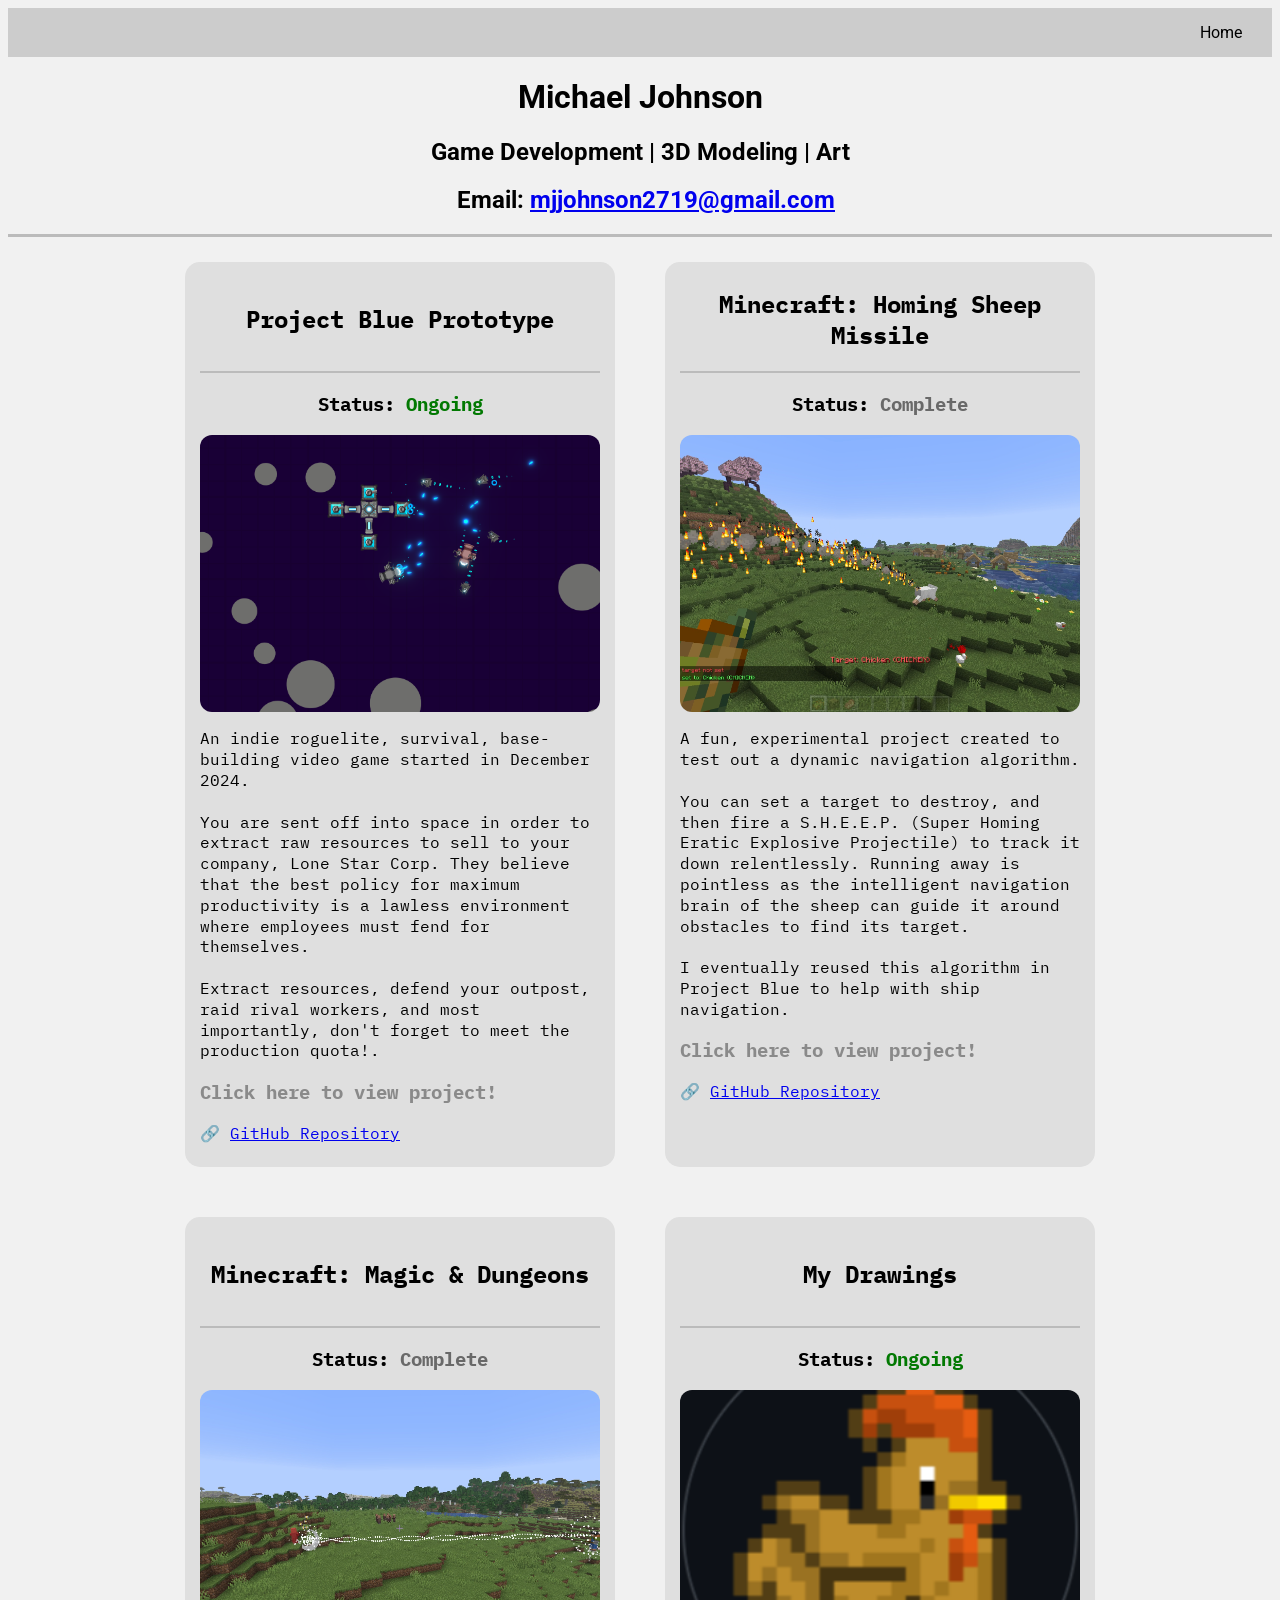
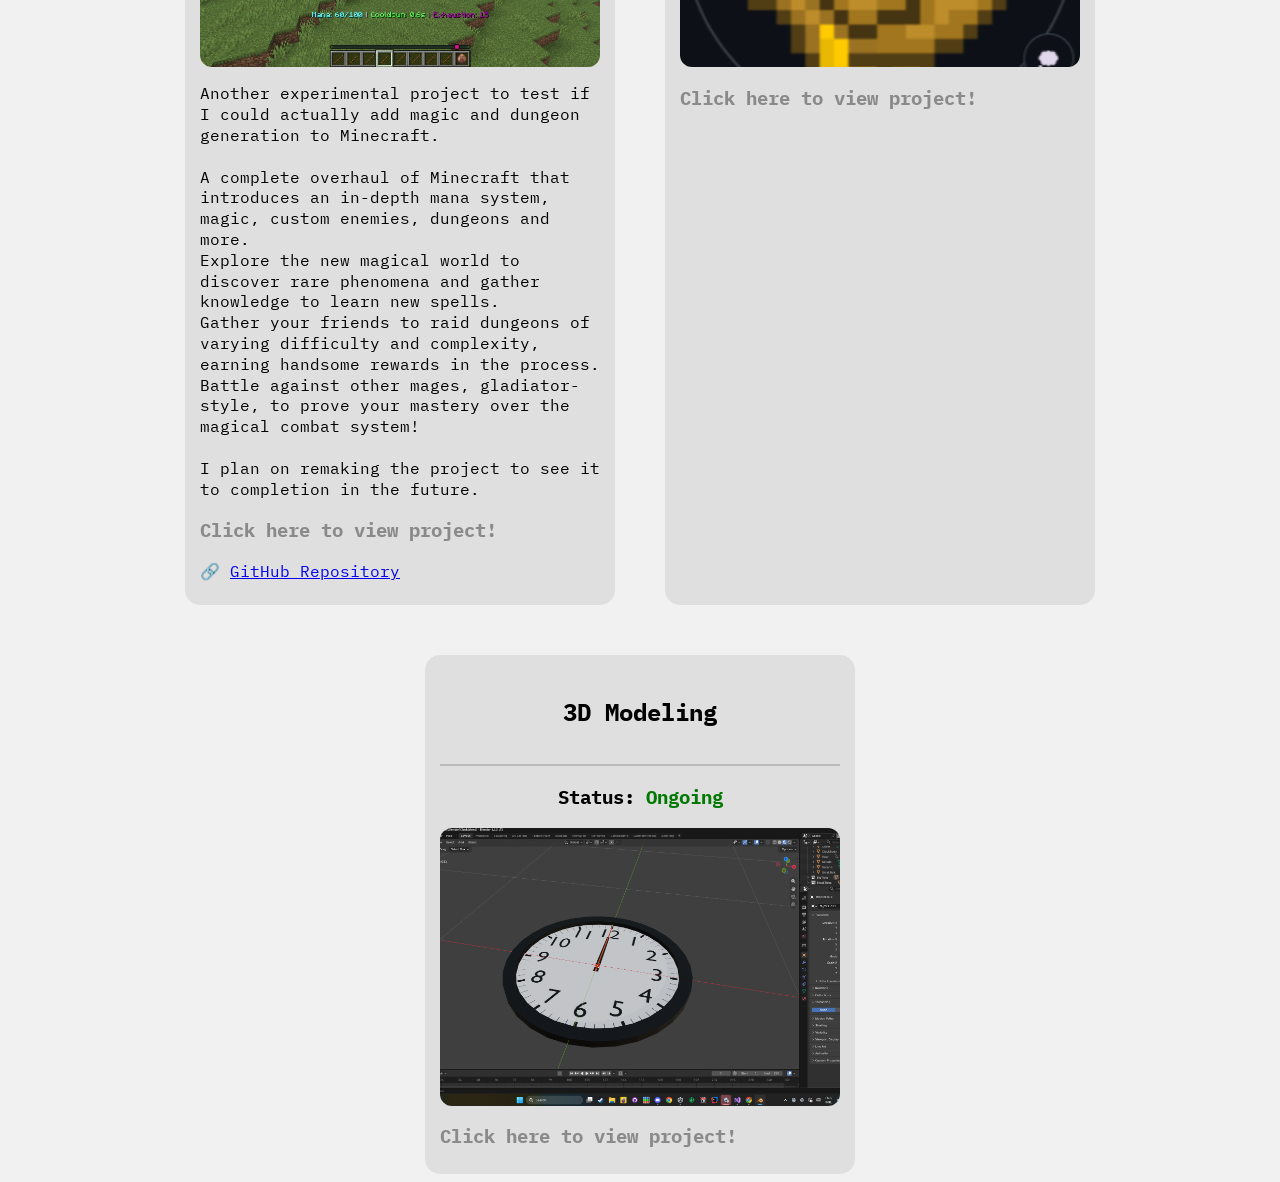
<file: index.html>
<html>
  <head>
    <meta name="viewport" content="width=device-width, initial-scale=1.0">
    <title>Michael Johnson's Projects</title>

      <link rel="preconnect" href="https://fonts.googleapis.com">
      <link rel="preconnect" href="https://fonts.gstatic.com" crossorigin>
      <link href="https://fonts.googleapis.com/css2?family=IBM+Plex+Mono:wght@400;500;600;700&family=Roboto:wght@400;500;700&display=swap" rel="stylesheet">
      
      <link rel="stylesheet" href="style.css">
    <style>
      body {
        text-align: center
      }
      .project-display {
        width: 100%;
        max-width: 100%;
        min-height: 100%;
        box-sizing: border-box;
        overflow-wrap: anywhere;
        background-color: #dfdfdf;
        border-radius: 15px;
        color: #000000;
        text-align: left;
        font-family: 'IBM Plex Mono', monospace;
        padding: 7px 15px;
        line-height: 1.3;
        transition: all 0.3s ease;
        cursor: pointer;
        text-decoration: none;
        position: relative;
      }  

      .project-display h2 {
        min-height: 2.6em;
        display: flex;
        align-items: center;
        justify-content: center;
        text-align: center;
        line-height: 1.3;
      }

      .project-display:hover {
        background-color: #bdbdbd;
      }
      .project-display hr {
        background-color: #bbbbbb;
        transition: all 0.3s ease;
      }
      .project-display:hover hr {
        background-color: #a9a9a9;
      }
      .main-card-link {
        top: 0;
        left: 0;
        position: absolute;
        width: 100%;
        height: 100%;
        z-index: 1;
      }
      .secondary-card-link {
        position: relative;
        z-index: 2;
        text-decoration: underline;
      }
      /* Make project cards responsive */
      .page-wrapper > ul > li {
        flex: 0 1 430px;
        min-width: 0;
        max-width: 100%;
      }

      /* Make project images fit inside cards */
      .project-display img {
        width: 100% !important;
        max-width: 100%;
        height: auto !important;
        aspect-ratio: 36 / 25;
        object-fit: cover;
      }
            /* Mobile-specific adjustments
      @media (max-width: 600px) {
        .page-wrapper > ul {
          gap: 20px !important;
          padding: 0 12px !important;
        }

        .page-wrapper > ul > li {
          flex-basis: 100%;
        }

        .page-wrapper > ul .project-display {
          min-height: auto;
        }

        Prevent long contact information from overflowing
        .page-wrapper h2 {
          overflow-wrap: anywhere;
        }
      }*/
    </style>
  </head>

  
  <body>
  <div class="page-wrapper">
    <div id="navbar-placeholder"></div>

    <!-- Auto fetch navbar -->
    <script>
      fetch('navbar.html')
        .then(response => response.text())
        .then(data => {
          document.getElementById('navbar-placeholder').innerHTML = data;
        });
    </script>
    
    <h1 style="font-family: 'Roboto', sans-serif;"><strong>Michael Johnson</strong></h1>
    <h2 style="font-family: 'Roboto', sans-serif;"><b>Game Development | 3D Modeling | Art</b></h2>
    <h2 style="font-family: 'Roboto', sans-serif;" >&ensp;Email: <a href="mailto:mjjohnson2718@gmail.com">mjjohnson2719@gmail.com</a></h2>
    <hr style="height: 3px; margin-bottom: 25px;">

    <ul style="display: flex; justify-content: center; list-style-type: none; gap: 50px; padding: 0; margin: 0; flex-wrap: wrap;">
      <!-- Project Blue display -->
      <li>
        <div class="project-display">
          <h2 style="text-align: center;"><strong>Project Blue Prototype</strong></h2><hr>
          <h3 style="text-align: center;"><strong>Status: <span style="color: rgb(2, 121, 2);">Ongoing</span></strong></h3>
          <img src="images/project_blue_thumbnail.png" alt="Thumbnail scene for Project Blue" style="width: 360px; height: 250px; object-fit: cover; border-radius: 12px; display: block; margin-left: auto; margin-right: auto">

          <p>An indie roguelite, survival, base-building video game started in December 2024.<br><br>
            You are sent off into space in order to extract raw resources to sell to your company, Lone Star Corp. They believe that the best policy for maximum productivity is a lawless environment where
            employees must fend for themselves.<br><br> Extract resources, defend your outpost, raid rival workers, and most importantly, don't forget to meet the production quota!.
          </p>
          <a href="projectblue.html" class="main-card-link"></a>
          <h3 style="color: #8a8a8a">Click here to view project!</h3>
          <p>&#128279; <a href="https://github.com/ChickenLorde/ProjectBlue" target="_blank" class="secondary-card-link">GitHub Repository</a></p>
        </div>
      </li>
            <!-- Sheep Missile display -->
      <li>
          <div class="project-display">
          <h2 style="text-align: center;"><strong>Minecraft: Homing Sheep Missile</strong></h2><hr>
          <h3 style="text-align: center;"><strong>Status: <span style="color: dimgray;">Complete</span></strong></h3>
          <img src="images/homing_sheep_missile_thumbnail.png" alt="Thumbnail scene for Homing Sheep Missile" style="width: 360px; height: 250px; object-fit: cover; border-radius: 12px; display: block; margin-left: auto; margin-right: auto">
          <p>A fun, experimental project created to test out a dynamic navigation algorithm. <br><br>
            You can set a target to destroy, and then fire a S.H.E.E.P. (Super Homing Eratic Explosive Projectile) to track it down relentlessly. Running away is pointless as the intelligent
            navigation brain of the sheep can guide it around obstacles to find its target.<br><br>
            I eventually reused this algorithm in Project Blue to help with ship navigation.
          </p>
          <a href="minecraft/sheep_missile.html" class="main-card-link"></a>
          <h3 style="color: #8a8a8a">Click here to view project!</h3>
          <p>&#128279; <a href="https://github.com/ChickenLorde/Minecraft-Homing-Sheep-Missile" target="_blank" class="secondary-card-link">GitHub Repository</a></p>
        </div>
      </li>
            <!-- Magic and Dungeons display -->
      <li>
          <div class="project-display">
            <h2 style="text-align: center;"><strong>Minecraft: Magic &amp; Dungeons</strong></h2><hr>
            <h3 style="text-align: center;"><strong>Status: <span style="color: dimgray;">Complete</span></strong></h3>
            <img src="images/magic_and_dungeons_thumbnail.png" alt="Thumbnail scene for Magic and Dungeons" style="width: 360px; height: 250px; object-fit: cover; border-radius: 12px; display: block; margin-left: auto; margin-right: auto">
            <p>Another experimental project to test if I could actually add magic and dungeon generation to Minecraft.<br><br>
              A complete overhaul of Minecraft that introduces an in-depth mana system, magic, custom enemies, dungeons and more. <br>
              Explore the new magical world to discover rare phenomena and gather knowledge to learn new spells.<br>
              Gather your friends to raid dungeons of varying difficulty and complexity, earning handsome rewards in the process.<br>
              Battle against other mages, gladiator-style, to prove your mastery over the magical combat system!<br><br>
              I plan on remaking the project to see it to completion in the future.
            </p>
            <a href="minecraft/magic_and_dungeons.html" class="main-card-link"></a>
            <h3 style="color: #8a8a8a">Click here to view project!</h3>
            <p>&#128279; <a href="https://github.com/ChickenLorde/PaperMC-Magic-and-Dungeons" target="_blank" class="secondary-card-link">GitHub Repository</a></p>
          </div>
      </li>
      <!-- Drawings display -->

      <li>
          <div class="project-display">
            <h2 style="text-align: center;"><strong>My Drawings</strong></h2><hr>
            <h3 style="text-align: center;"><strong>Status: <span style="color: rgb(2, 121, 2);">Ongoing</span></strong></h3>
            <img src="images/chicken_placeholder.png" alt="Thumbnail for art" style=" width: 360px; height: 250px; object-fit: cover; border-radius: 12px; display: block; margin-left: auto; margin-right: auto">
            <p>
            </p>
            <a href="drawings.html" class="main-card-link"></a>
            <h3 style="color: #8a8a8a">Click here to view project!</h3>
          </div>
      </li>
      <!-- Blender models display -->

      <li>
          <div class="project-display">
            <h2 style="text-align: center;"><strong>3D Modeling</strong></h2><hr>
            <h3 style="text-align: center;"><strong>Status: <span style="color: rgb(2, 121, 2);">Ongoing</span></strong></h3>
            <img src="images/modeling_placeholder.png" alt="Thumbnail for modeling" style="width: 360px; height: 250px; object-fit: cover; border-radius: 12px; display: block; margin-left: auto; margin-right: auto">
            <p>
            </p>
            <a href="modeling.html" class="main-card-link"></a>
            <h3 style="color: #8a8a8a">Click here to view project!</h3>
          </div>
      </li>
    </ul>
      
  </div>
  </body>
</html>
</file>
<file: style.css>
/* This makes the whole website background dark gray */
body {
  background-color: #f1f1f1;
  font-family: 'Roboto', sans-serif;
}

nav ul {
  display: flex;
  justify-content: flex-end;
  list-style-type: none;
  background-color: #cccccc;
  padding: 15px;
  margin: 0;
}

nav a {
  display: inline-block;
  color: black;
  text-decoration: none;
  margin: 0 15px;
}

.page-wrapper {
  max-width: 1450px;
  width: 100%;
  margin: 0 auto;
}

hr {
  border: none;
  height: 2px;
  background-color: #bbbbbb;
  width: 100%;
}

.fancy-text-box {
  width: 100%;
  min-height: 50px;
  resize: none;
  box-sizing: border-box;
  field-sizing: content;
  background-color: #bfbfbf;
  border-radius: 15px;
  color: #000000;
  text-align: left;
  font-family: 'Roboto', sans-serif;
  padding: 7px 15px;
  margin: 15px auto;
}
.video-showcase-box {
  width: 100%;
  min-height: 50px;
  resize: none;
  field-sizing: content;
  background-color: #cfcfcf;
  border-radius: 5px;
  color: #000000;
  text-align: left;
  font-family: 'Roboto', sans-serif;
  padding: 7px 15px;
  margin: 15px auto;
}
.video-showcase-video iframe {
  width:100%;
  height: 100%;
}
.video-showcase-video {
  width: 50%;
  aspect-ratio: 16 / 9;
}
</file>
